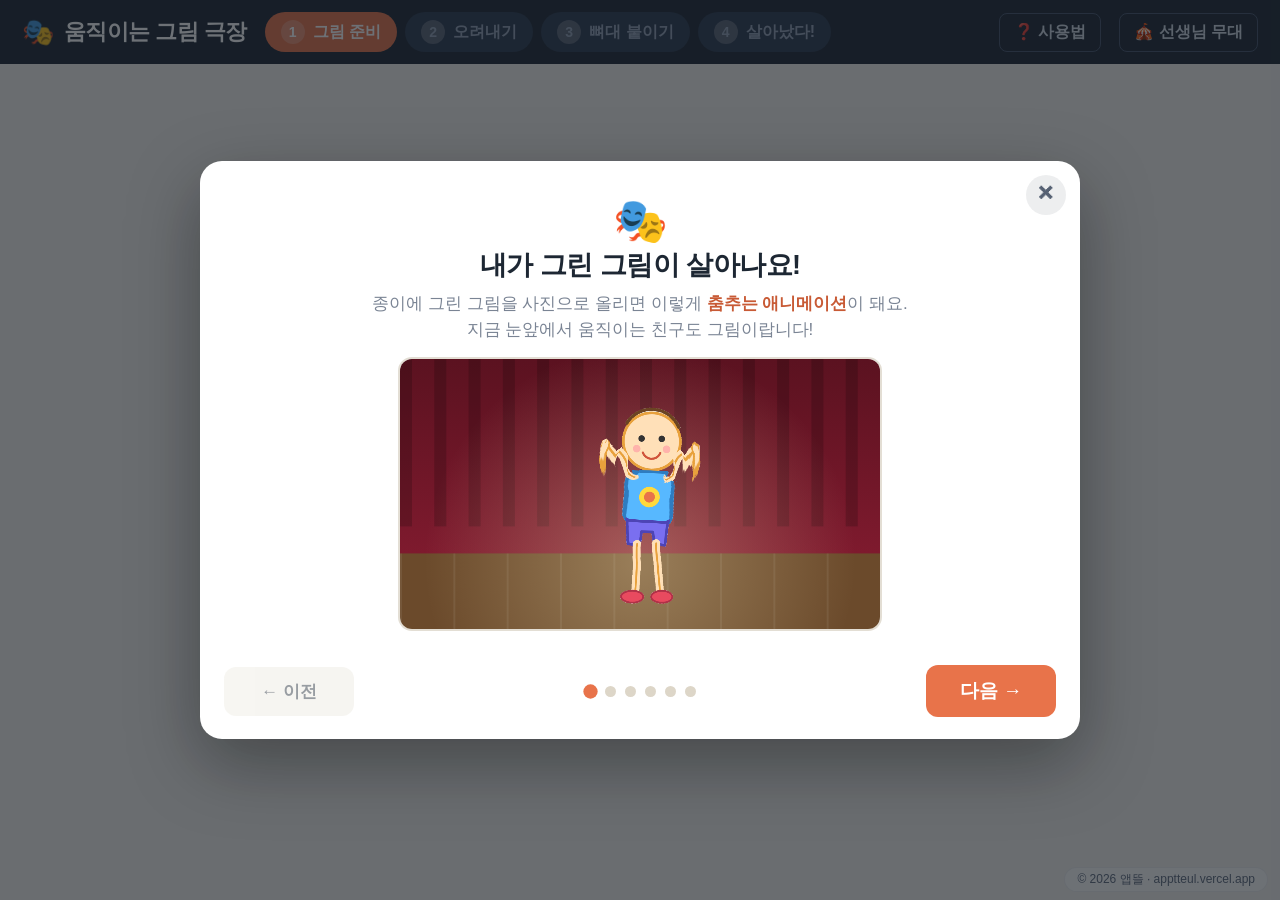
<file: index.html>
<!DOCTYPE html>
<html lang="ko">
<head>
<meta charset="UTF-8">
<meta name="viewport" content="width=device-width, initial-scale=1.0">
<title>움직이는 그림 극장 — 내가 그린 그림이 춤을 춰요</title>
<meta name="description" content="종이에 그린 그림을 사진으로 찍어 올리면 춤추는 애니메이션이 됩니다. 서버 없이 브라우저 안에서만 동작해요.">
<meta property="og:title" content="움직이는 그림 극장">
<meta property="og:description" content="내가 그린 그림이 살아나서 춤을 춰요! 사진 올리고, 뼈대 붙이고, 재생!">
<meta property="og:image" content="https://moving-drawings.vercel.app/assets/og.png">
<meta property="og:url" content="https://moving-drawings.vercel.app/">
<meta property="og:type" content="website">
<link rel="icon" href="assets/favicon.ico" sizes="any">
<link rel="icon" href="assets/favicon.svg" type="image/svg+xml">
<link rel="apple-touch-icon" href="assets/apple-touch-icon.png">
<link rel="stylesheet" href="styles.css">
</head>
<body>
<header>
  <div class="logo"><span class="mark">🎭</span>움직이는 그림 극장</div>
  <div class="steps" id="steps">
    <div class="step-chip" data-step="1"><span class="n">1</span>그림 준비</div>
    <div class="step-chip" data-step="2"><span class="n">2</span>오려내기</div>
    <div class="step-chip" data-step="3"><span class="n">3</span>뼈대 붙이기</div>
    <div class="step-chip" data-step="4"><span class="n">4</span>살아났다!</div>
  </div>
  <div class="spacer"></div>
  <a class="navlink" href="#" id="btnTut">❓ 사용법</a>
  <a class="navlink" href="stage.html" target="_blank" rel="noopener">🎪 선생님 무대</a>
</header>

<main>
  <!-- 1단계: 그림 준비 -->
  <section class="panel on" id="panel1">
    <div class="start-wrap">
      <div class="start-title">내가 그린 그림이 살아나서 움직여요!</div>
      <div class="start-sub">흰 종이에 팔과 다리를 벌린 사람을 크게 그리고,<br>사진을 찍어 올려 보세요.</div>
      <div class="start-cards">
        <button class="big-card" id="btnUpload">
          <span class="icon">📷</span>
          <span class="t">그림 사진 올리기</span>
          <span class="d">종이에 그린 그림을 찍은<br>사진 파일을 골라요</span>
        </button>
        <button class="big-card" id="btnSample">
          <span class="icon">🖍️</span>
          <span class="t">예시 그림으로 해보기</span>
          <span class="d">아직 그림이 없다면<br>예시로 먼저 연습해요</span>
        </button>
      </div>
      <div class="tips">
        <div class="tip">✔ 흰 종이에 진하게</div>
        <div class="tip">✔ 팔다리를 몸에서 떨어뜨려서</div>
        <div class="tip">✔ 그림자 없이 밝게 찍기</div>
      </div>
      <input type="file" id="fileInput" accept="image/*" hidden>
    </div>
  </section>

  <!-- 2단계: 오려내기 -->
  <section class="panel" id="panel2">
    <div class="canvas-zone checker">
      <canvas id="cutCanvas"></canvas>
    </div>
    <div class="side">
      <div class="box">
        <h3>✂️ 그림만 남기기</h3>
        <p class="hint">종이 배경은 자동으로 지웠어요.<br>잘못 지워졌으면 브러시로 고쳐요.</p>
      </div>
      <div class="box">
        <h3>배경 지우는 세기</h3>
        <div class="slider-row">약한<input type="range" id="thrSlider" min="140" max="245" value="200">강함</div>
      </div>
      <div class="box">
        <h3>브러시로 손질</h3>
        <div class="mode-row">
          <button class="btn" id="modeErase">🧽 지우기</button>
          <button class="btn" id="modeRestore">🖌️ 살리기</button>
        </div>
        <div class="slider-row" style="margin-top:10px">작게<input type="range" id="brushSize" min="6" max="60" value="24">크게</div>
      </div>
      <div class="next-row">
        <button class="btn primary block" id="toStep3">다음: 뼈대 붙이기 →</button>
        <button class="btn ghost block btn-prev">← 이전 단계</button>
        <div class="enter-hint">Enter 키를 눌러도 넘어가요</div>
      </div>
    </div>
  </section>

  <!-- 3단계: 뼈대 붙이기 -->
  <section class="panel" id="panel3">
    <div class="canvas-zone checker">
      <div class="canvas-stack" id="jointStack">
        <canvas id="jointBase"></canvas>
        <canvas id="jointOverlay"></canvas>
      </div>
    </div>
    <div class="side">
      <div class="box">
        <h3>🦴 뼈대 붙이기</h3>
        <p class="hint">동그란 점을 <b>끌어서</b> 그림의 몸에 맞춰요.<br>점을 잡으면 <b>어디에 붙이는 점인지 이름</b>이 보여요.<br>머리 끝·어깨·팔꿈치·손·골반·무릎·발 순서로 맞추면 쉬워요.</p>
      </div>
      <div class="box">
        <h3>점 색깔 안내</h3>
        <div class="joint-legend">
          <span style="background:#ffe1d6">🟠 몸통·머리</span>
          <span style="background:#d6e9ff">🔵 팔</span>
          <span style="background:#d9f2e0">🟢 다리</span>
        </div>
      </div>
      <button class="btn block" id="resetJoints">↺ 점 위치 처음으로</button>
      <div class="next-row">
        <button class="btn primary block" id="toStep4">다음: 움직이기! →</button>
        <button class="btn ghost block btn-prev">← 이전 단계</button>
        <div class="enter-hint">Enter 키를 눌러도 넘어가요</div>
      </div>
    </div>
  </section>

  <!-- 4단계: 살아났다 -->
  <section class="panel" id="panel4">
    <div class="canvas-zone" style="background:#111">
      <canvas id="playCanvas" width="960" height="540"></canvas>
    </div>
    <div class="side">
      <div class="box">
        <h3>🎬 동작 고르기</h3>
        <div class="motion-grid" id="motionGrid"></div>
      </div>
      <div class="box">
        <h3>배경</h3>
        <div class="bg-row" id="bgRow"></div>
      </div>
      <div class="box">
        <h3>내 별명 (실명 금지!)</h3>
        <input class="name-input" id="nameInput" maxlength="10" placeholder="예: 춤신춤왕">
      </div>
      <div class="next-row">
        <button class="btn primary block" id="saveChar">🎪 무대용 캐릭터 파일 저장</button>
        <button class="btn block" id="saveGif">🖼️ GIF로 저장</button>
        <button class="btn block" id="saveWebm">🎥 동영상으로 저장</button>
        <button class="btn ghost block btn-prev">← 뼈대 다시 만지기</button>
        <button class="btn ghost block" id="restart">↺ 새 그림으로 다시</button>
      </div>
    </div>
  </section>
</main>

<a class="copyright" href="https://apptteul.vercel.app" target="_blank" rel="noopener">© 2026 앱뜰 · apptteul.vercel.app</a>
<div id="toast"></div>
<div id="busy"><div class="card"><div id="busyMsg">만드는 중...</div><div class="bar"><i id="busyBar"></i></div></div></div>

<!-- 사용법 튜토리얼 모달 -->
<div id="tutModal">
  <div class="tut-box">
    <button class="tut-close" id="tutClose">✕</button>
    <div class="tut-viewport">
      <div class="tut-track" id="tutTrack">

        <div class="tut-slide">
          <div class="tut-emoji">🎭</div>
          <h3>내가 그린 그림이 살아나요!</h3>
          <p class="t-desc">종이에 그린 그림을 사진으로 올리면 이렇게 <b>춤추는 애니메이션</b>이 돼요.<br>지금 눈앞에서 움직이는 친구도 그림이랍니다!</p>
          <div class="t-demo-wrap"><canvas id="tutDemo" width="480" height="270"></canvas></div>
        </div>

        <div class="tut-slide">
          <span class="t-step">준비</span>
          <h3>✏️ 그림은 만세 자세로!</h3>
          <p class="t-desc">흰 종이에 <b>진한 색으로 크게</b>, 팔과 다리는 <b>몸에서 떨어뜨려</b> 벌려 그려요.<br>사진은 그림자 없이 밝게 찍어요.</p>
          <img class="t-shot" src="docs/사용법/00-예시그림-이렇게그려요.png" alt="만세 자세로 그린 예시 그림">
        </div>

        <div class="tut-slide">
          <span class="t-step">1단계</span>
          <h3>📷 사진을 올리면 배경이 사라져요</h3>
          <p class="t-desc">종이 배경은 자동으로 지워져요. 체크무늬가 된 곳이 지워진 부분!<br>그림이 같이 지워졌으면 <b>🖌️ 살리기</b>, 배경이 남았으면 <b>🧽 지우기</b> 브러시로 고쳐요.</p>
          <img class="t-shot" src="docs/사용법/02-배경-자동제거.jpg" alt="배경 자동 제거 화면">
        </div>

        <div class="tut-slide">
          <span class="t-step">2단계</span>
          <h3>🦴 점을 끌어서 뼈대를 붙여요</h3>
          <p class="t-desc">동그란 점 16개를 그림의 몸에 맞춰요. <b>머리 끝→어깨→팔꿈치→손→무릎→발</b> 순서로!<br>손 점은 손바닥 위에, 발 점은 신발 위에 정확히 놓을수록 예쁘게 움직여요.</p>
          <img class="t-shot" src="docs/사용법/03-뼈대-붙이기.jpg" alt="뼈대 붙이기 화면">
        </div>

        <div class="tut-slide">
          <span class="t-step">3단계</span>
          <h3>🎬 동작을 골라 춤추게 해요</h3>
          <p class="t-desc">9가지 동작과 6가지 배경을 바꿔 가며 놀아요.<br><b>🎪 무대용 캐릭터 파일</b>로 저장해 선생님께 내면 우리 반 무대에 올라가요! (별명만, 실명 금지)</p>
          <img class="t-shot" src="docs/사용법/04-완성-춤추기1.jpg" alt="완성된 캐릭터가 춤추는 화면">
        </div>

        <div class="tut-slide">
          <span class="t-step">선생님</span>
          <h3>🎪 우리 반 단체 무대</h3>
          <p class="t-desc">학생들이 낸 캐릭터 파일을 <b>선생님 무대</b>에 한꺼번에 드래그하면<br>전자칠판에서 다 같이 군무를 춰요. 캐릭터를 클릭하면 그 친구만 동작이 바뀌어요.</p>
          <img class="t-shot" src="docs/사용법/06-선생님무대-단체군무.jpg" alt="선생님 무대 단체 군무 화면">
        </div>

      </div>
    </div>
    <div class="tut-nav">
      <button class="btn" id="tutPrev">← 이전</button>
      <div class="tut-dots" id="tutDots"></div>
      <button class="btn primary" id="tutNext">다음 →</button>
    </div>
  </div>
</div>

<script src="js/gif.js"></script>
<script src="js/engine.js"></script>
<script src="js/motions.js"></script>
<script src="js/cutout.js"></script>
<script src="js/app.js"></script>
<script src="js/tutorial.js"></script>
</body>
</html>
</file>
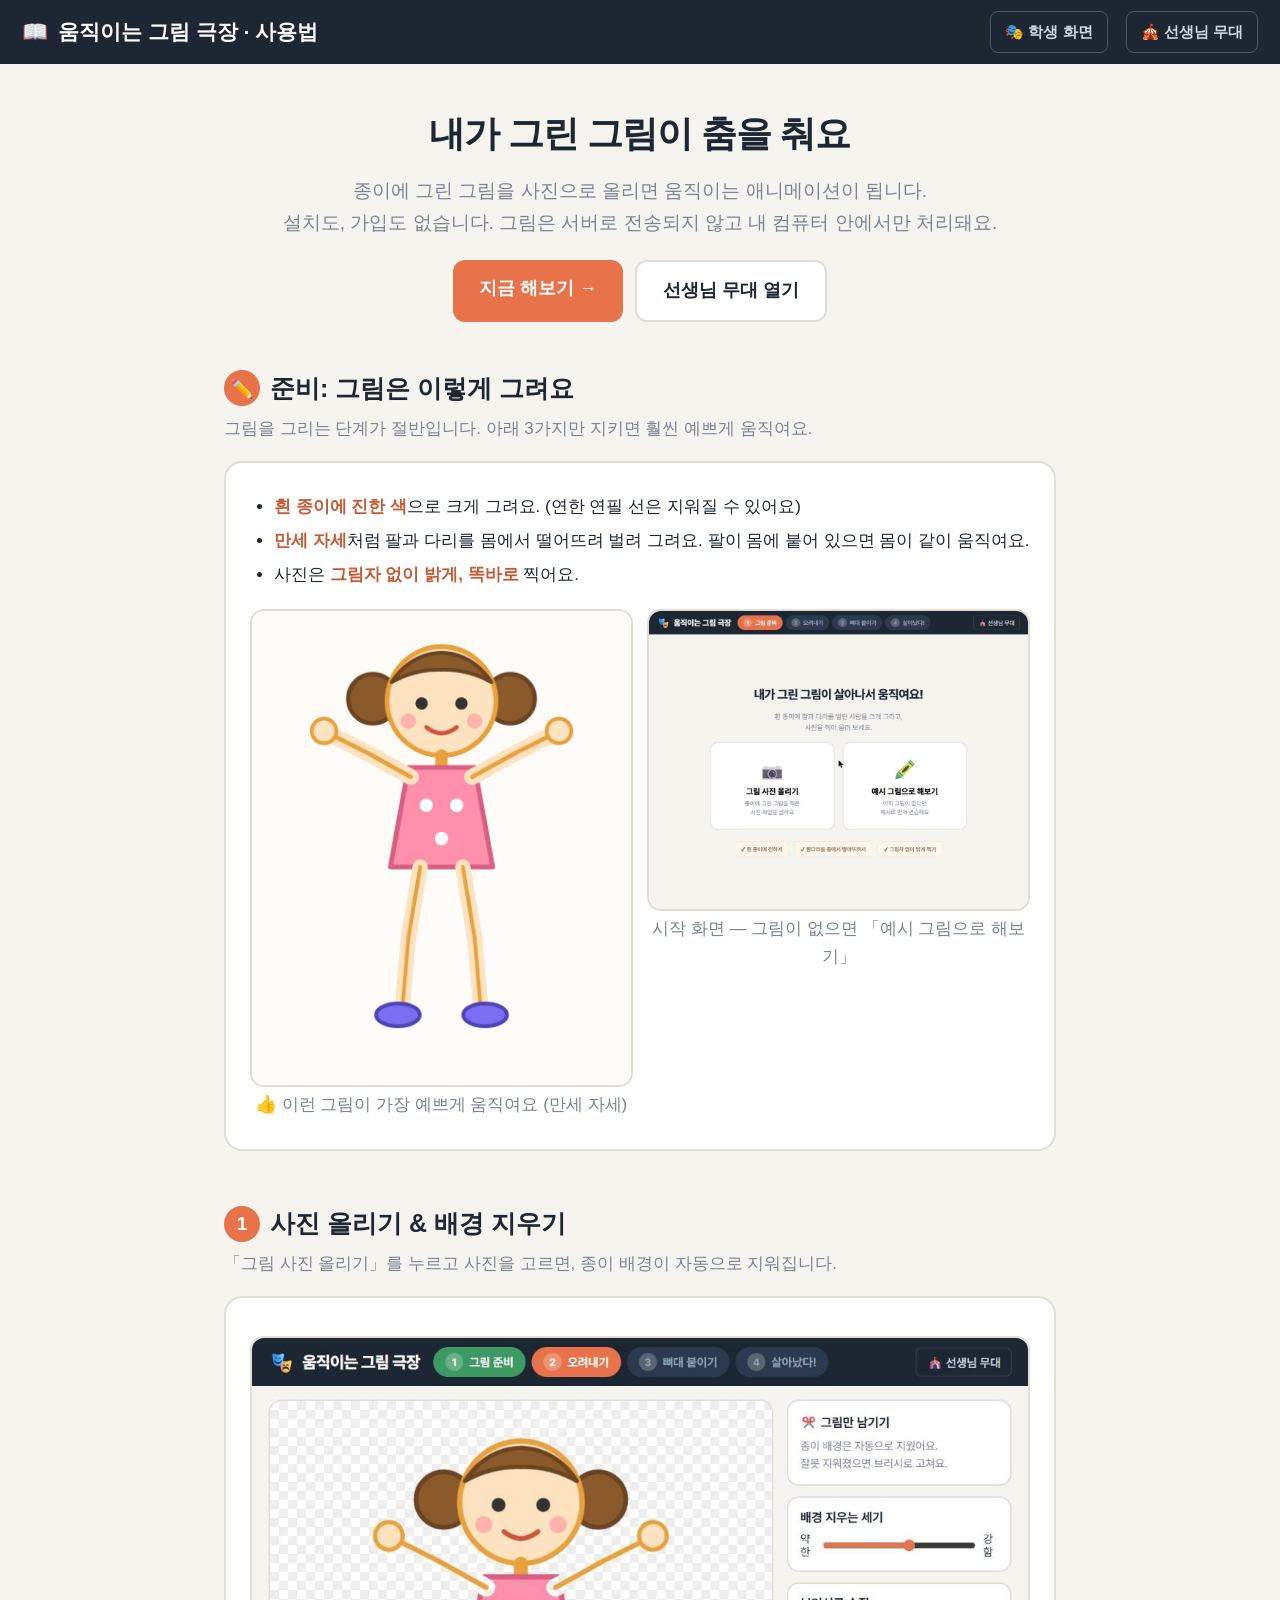
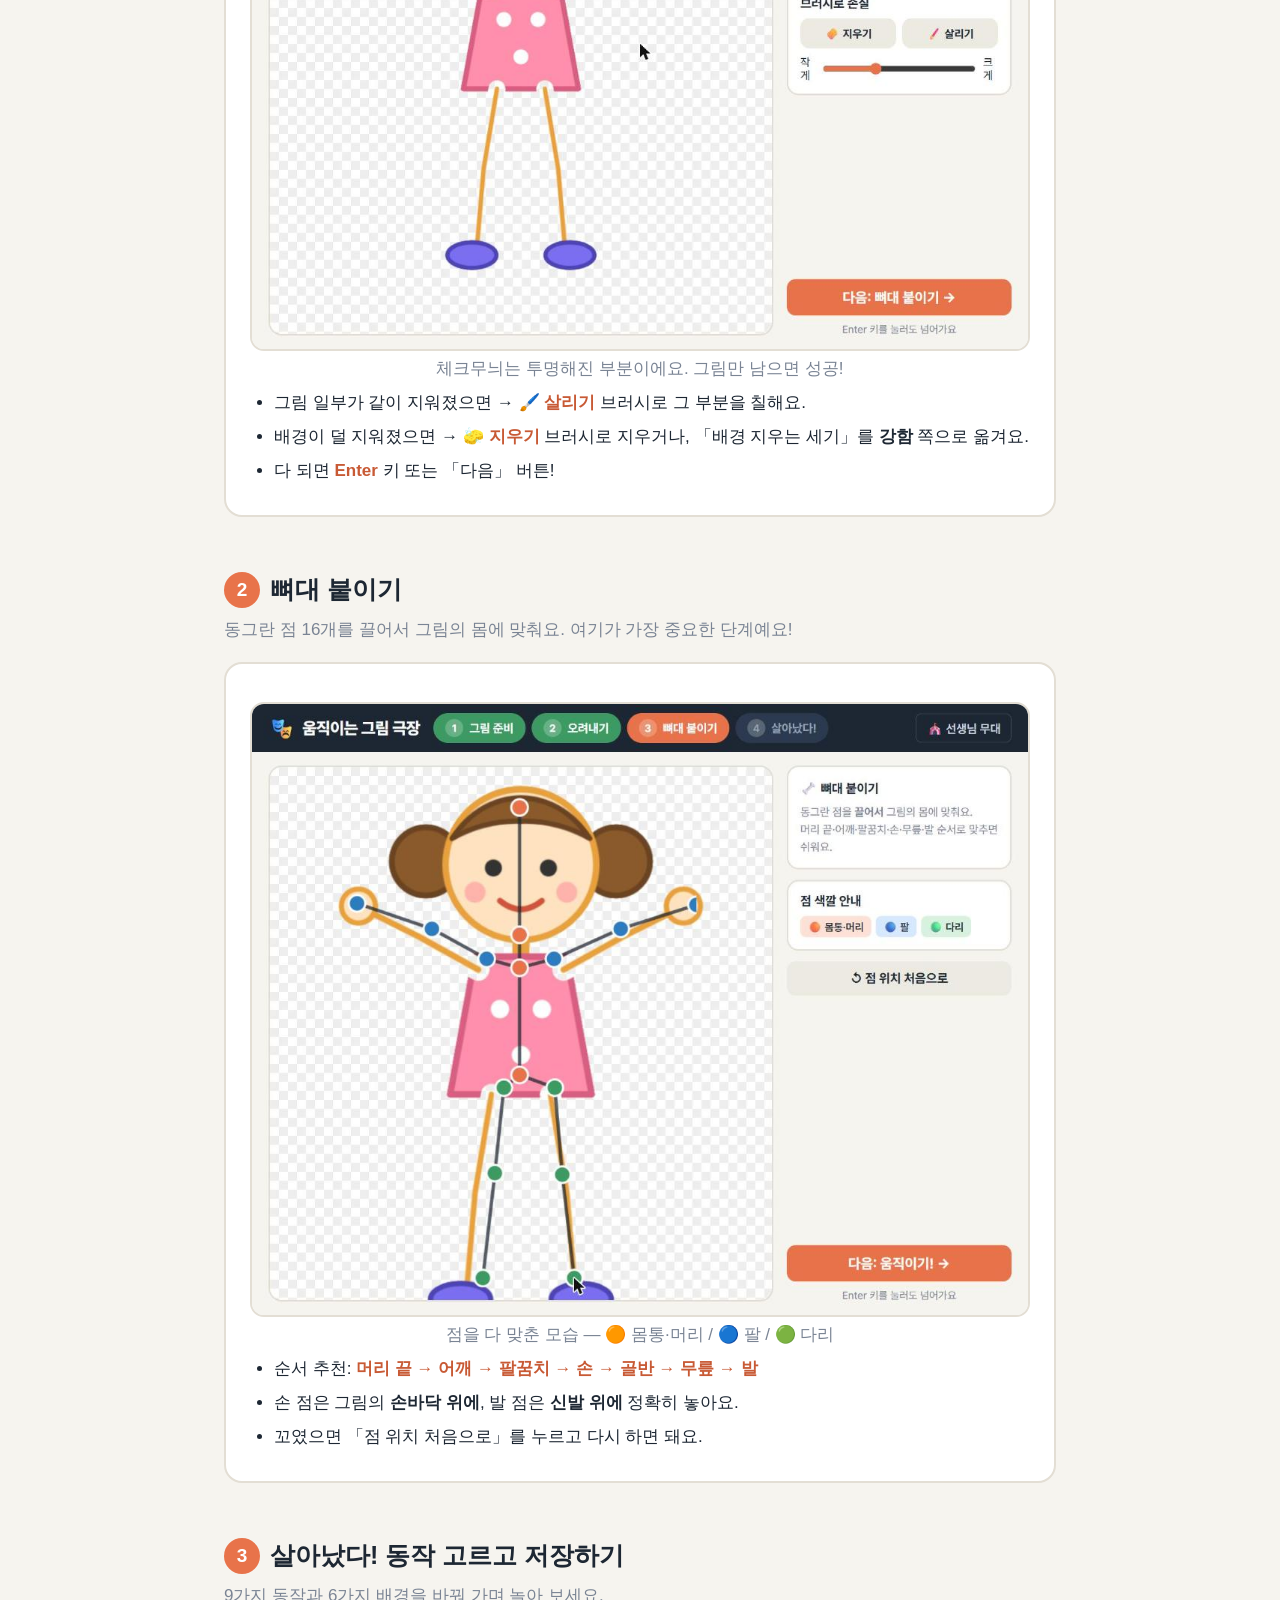
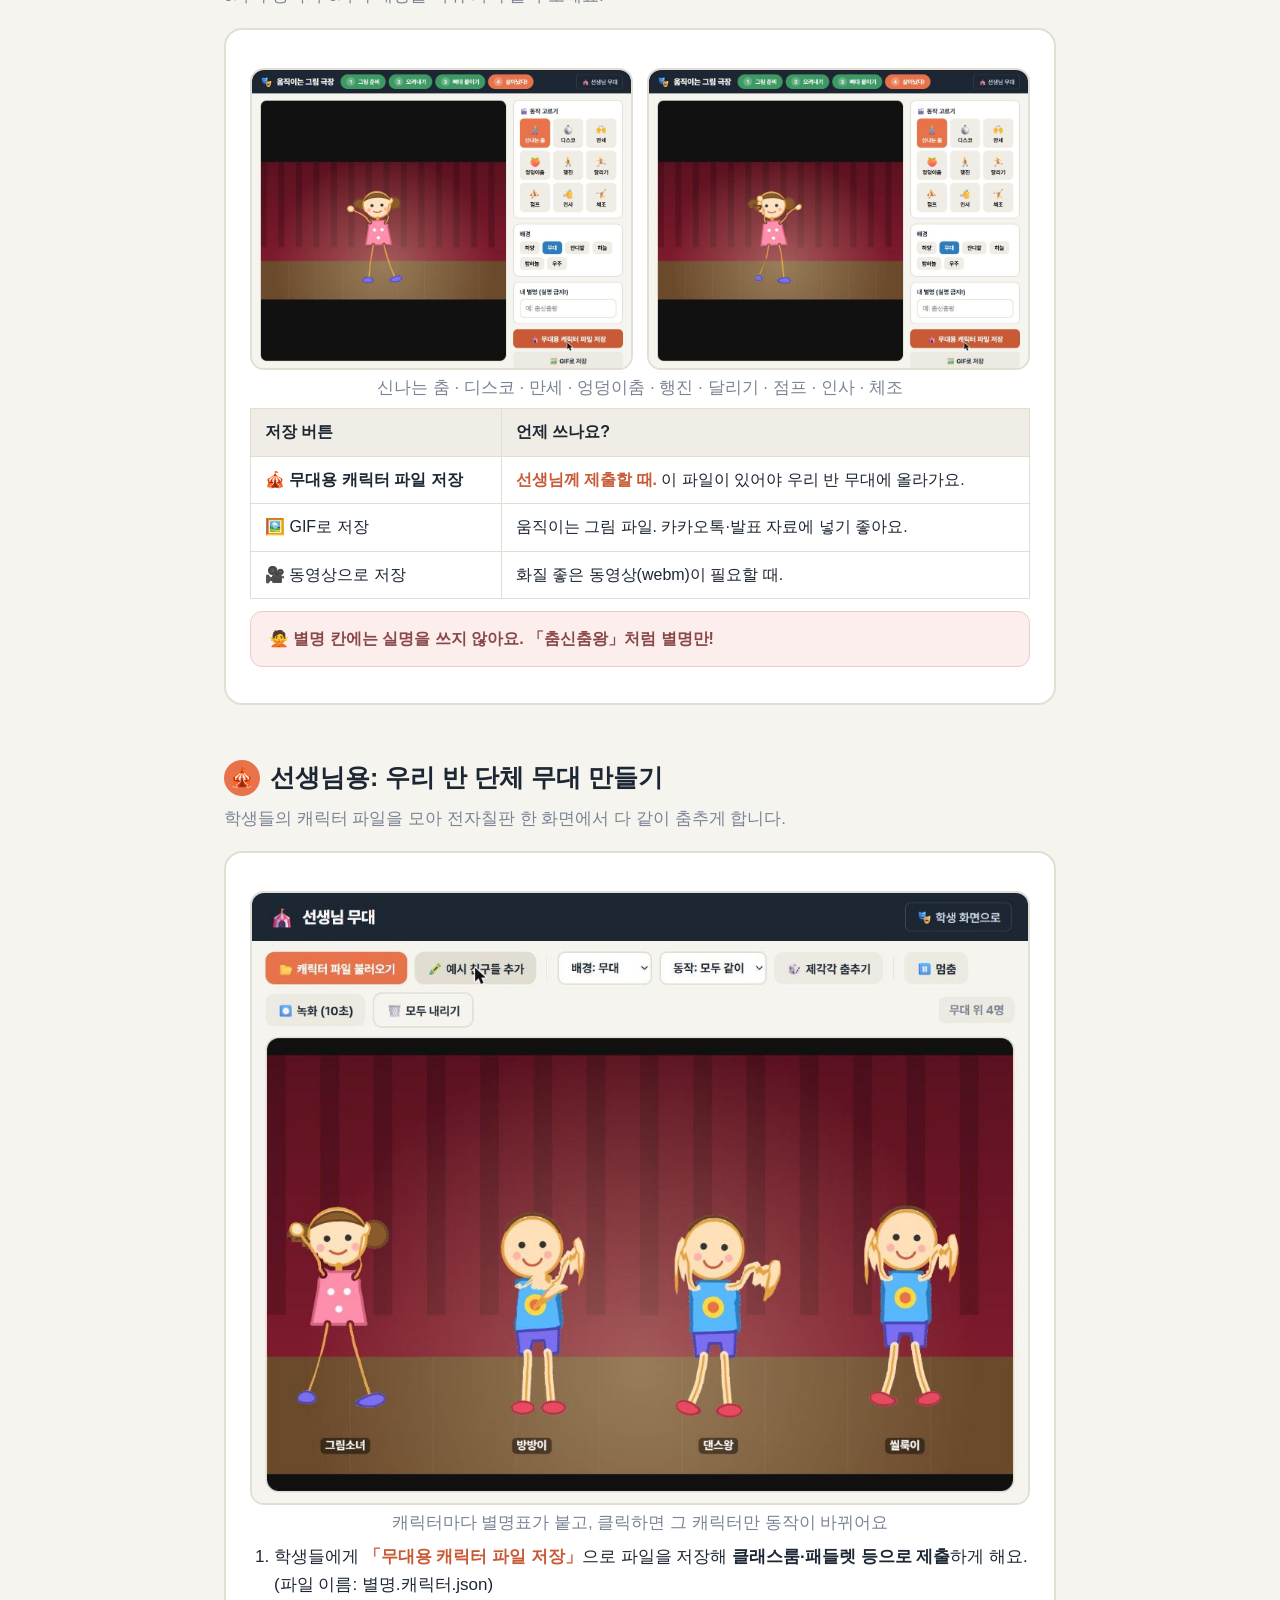
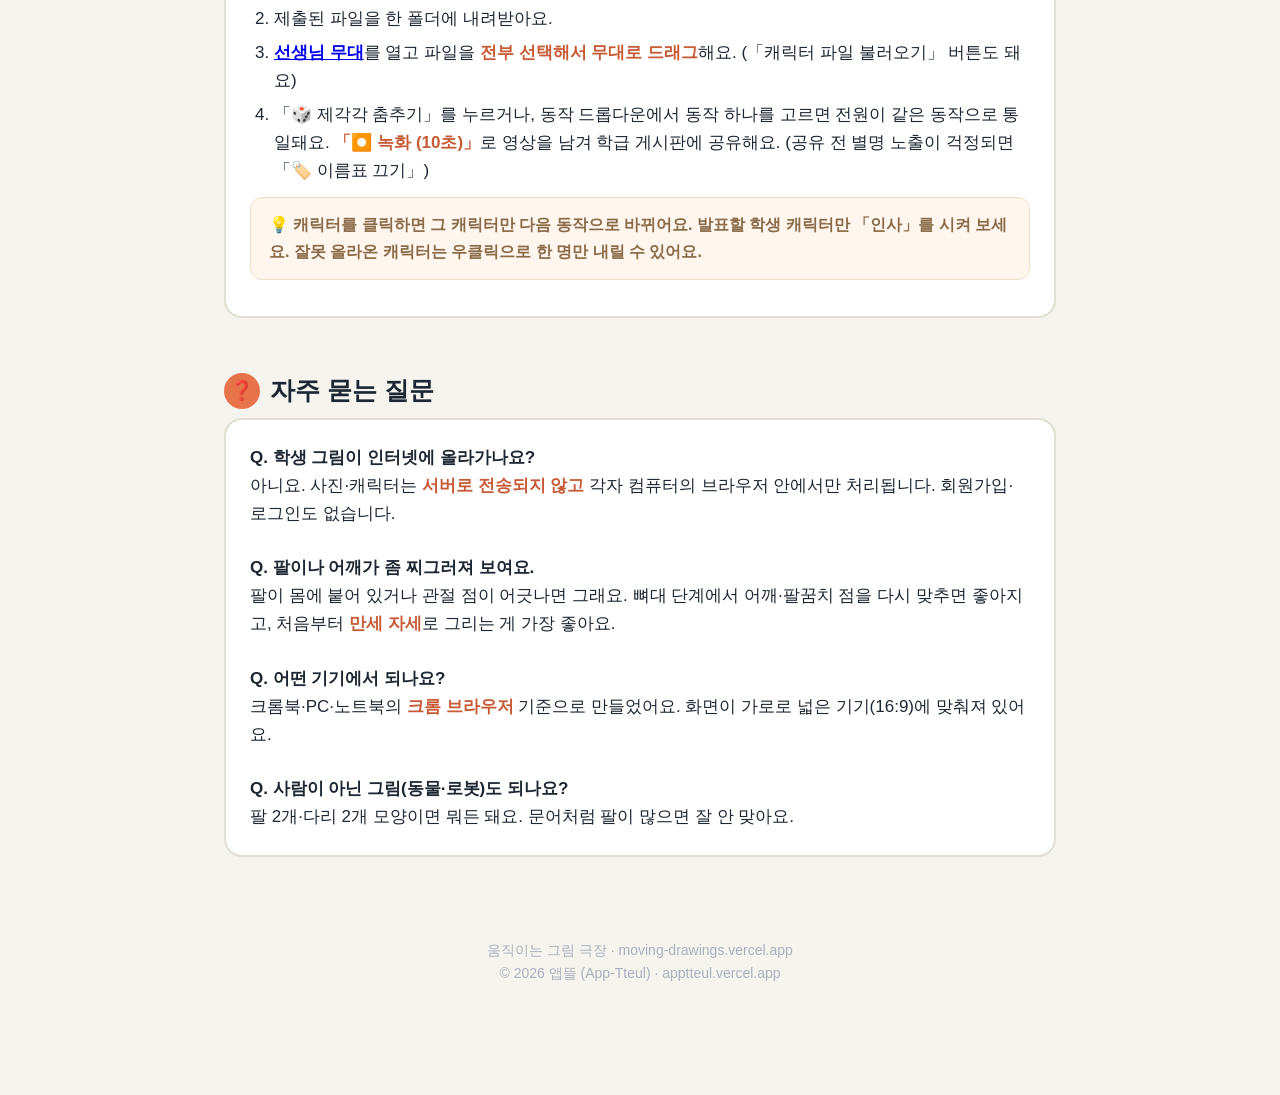
<file: guide.html>
<!DOCTYPE html>
<html lang="ko">
<head>
<meta charset="UTF-8">
<meta name="viewport" content="width=device-width, initial-scale=1.0">
<title>사용법 — 움직이는 그림 극장</title>
<meta name="description" content="움직이는 그림 극장 사용법: 그림 그리기 → 사진 올리기 → 뼈대 붙이기 → 춤추기 → 선생님 무대 군무까지.">
<meta property="og:title" content="움직이는 그림 극장 — 사용법">
<meta property="og:description" content="내가 그린 그림을 춤추게 만드는 방법, 한 장씩 따라해 보세요.">
<meta property="og:image" content="https://moving-drawings.vercel.app/assets/og.png">
<meta property="og:url" content="https://moving-drawings.vercel.app/guide.html">
<meta property="og:type" content="website">
<link rel="icon" href="assets/favicon.ico" sizes="any">
<link rel="icon" href="assets/favicon.svg" type="image/svg+xml">
<link rel="apple-touch-icon" href="assets/apple-touch-icon.png">
<style>
  * { margin: 0; padding: 0; box-sizing: border-box; }
  body {
    font-family: "Pretendard", "Apple SD Gothic Neo", "Malgun Gothic", sans-serif;
    background: #f6f4ef; color: #1d2733; line-height: 1.65;
  }
  header {
    height: 64px; display: flex; align-items: center; gap: 18px;
    padding: 0 22px; background: #1d2733; color: #fff;
    position: sticky; top: 0; z-index: 10;
  }
  header .logo { font-size: 21px; font-weight: 800; display: flex; align-items: center; gap: 10px; }
  header .spacer { flex: 1; }
  header a.navlink {
    color: #cfd8e3; text-decoration: none; font-size: 15px; font-weight: 600;
    padding: 8px 14px; border-radius: 8px; border: 1px solid #46536b;
  }
  header a.navlink:hover { background: #2c3a4f; color: #fff; }
  .wrap { max-width: 880px; margin: 0 auto; padding: 40px 24px 80px; }
  .hero { text-align: center; margin-bottom: 46px; }
  .hero h1 { font-size: 36px; font-weight: 800; letter-spacing: -1px; margin-bottom: 12px; }
  .hero p { font-size: 19px; color: #7a8494; }
  .hero .cta {
    display: inline-flex; gap: 12px; margin-top: 22px;
  }
  .hero .cta a {
    display: inline-block; padding: 14px 26px; border-radius: 12px;
    font-size: 18px; font-weight: 700; text-decoration: none;
  }
  .hero .cta a.main { background: #e8734a; color: #fff; }
  .hero .cta a.sub { background: #fff; color: #1d2733; border: 2px solid #e3ded4; }

  section { margin-bottom: 52px; }
  h2 {
    font-size: 25px; font-weight: 800; margin-bottom: 6px;
    display: flex; align-items: center; gap: 10px;
  }
  h2 .badge {
    flex-shrink: 0; width: 36px; height: 36px; border-radius: 50%;
    background: #e8734a; color: #fff; font-size: 19px;
    display: inline-flex; align-items: center; justify-content: center;
  }
  .sub-desc { font-size: 17px; color: #7a8494; margin-bottom: 18px; }
  .card {
    background: #fff; border: 2px solid #e3ded4; border-radius: 18px;
    padding: 24px; margin-bottom: 16px;
  }
  .card p, .card li { font-size: 17px; }
  .card ul, .card ol { padding-left: 24px; }
  .card li { margin: 6px 0; }
  .shot {
    width: 100%; border-radius: 14px; border: 2px solid #e3ded4;
    display: block; margin: 14px 0 4px;
  }
  .caption { font-size: 15px; color: #7a8494; text-align: center; margin-bottom: 6px; }
  .two { display: grid; grid-template-columns: 1fr 1fr; gap: 14px; }
  @media (max-width: 640px) { .two { grid-template-columns: 1fr; } }
  .tip {
    background: #fff7ee; border: 1px solid #f0ddc8; color: #8a6a48;
    padding: 14px 18px; border-radius: 12px; font-size: 16px; font-weight: 600;
    margin: 12px 0;
  }
  .warn {
    background: #fdeeee; border: 1px solid #f0c8c8; color: #8a4848;
    padding: 14px 18px; border-radius: 12px; font-size: 16px; font-weight: 600;
    margin: 12px 0;
  }
  b.k { color: #c85a35; }
  table { width: 100%; border-collapse: collapse; font-size: 16px; }
  th, td { border: 1px solid #e3ded4; padding: 10px 14px; text-align: left; }
  th { background: #f0ede6; }
  footer { text-align: center; color: #a8b0bc; font-size: 14px; padding: 30px 0; }
</style>
</head>
<body>
<header>
  <div class="logo"><span>📖</span>움직이는 그림 극장 · 사용법</div>
  <div class="spacer"></div>
  <a class="navlink" href="index.html">🎭 학생 화면</a>
  <a class="navlink" href="stage.html">🎪 선생님 무대</a>
</header>

<div class="wrap">
  <div class="hero">
    <h1>내가 그린 그림이 춤을 춰요</h1>
    <p>종이에 그린 그림을 사진으로 올리면 움직이는 애니메이션이 됩니다.<br>
    설치도, 가입도 없습니다. 그림은 서버로 전송되지 않고 내 컴퓨터 안에서만 처리돼요.</p>
    <div class="cta">
      <a class="main" href="index.html">지금 해보기 →</a>
      <a class="sub" href="stage.html">선생님 무대 열기</a>
    </div>
  </div>

  <section>
    <h2><span class="badge">✏️</span>준비: 그림은 이렇게 그려요</h2>
    <p class="sub-desc">그림을 그리는 단계가 절반입니다. 아래 3가지만 지키면 훨씬 예쁘게 움직여요.</p>
    <div class="card">
      <ul>
        <li><b class="k">흰 종이에 진한 색</b>으로 크게 그려요. (연한 연필 선은 지워질 수 있어요)</li>
        <li><b class="k">만세 자세</b>처럼 팔과 다리를 몸에서 떨어뜨려 벌려 그려요. 팔이 몸에 붙어 있으면 몸이 같이 움직여요.</li>
        <li>사진은 <b class="k">그림자 없이 밝게, 똑바로</b> 찍어요.</li>
      </ul>
      <div class="two">
        <div>
          <img class="shot" src="docs/사용법/00-예시그림-이렇게그려요.png" alt="추천 그림 예시 — 만세 자세로 팔다리를 벌린 그림">
          <p class="caption">👍 이런 그림이 가장 예쁘게 움직여요 (만세 자세)</p>
        </div>
        <div>
          <img class="shot" src="docs/사용법/01-시작화면.jpg" alt="시작 화면">
          <p class="caption">시작 화면 — 그림이 없으면 「예시 그림으로 해보기」</p>
        </div>
      </div>
    </div>
  </section>

  <section>
    <h2><span class="badge">1</span>사진 올리기 &amp; 배경 지우기</h2>
    <p class="sub-desc">「그림 사진 올리기」를 누르고 사진을 고르면, 종이 배경이 자동으로 지워집니다.</p>
    <div class="card">
      <img class="shot" src="docs/사용법/02-배경-자동제거.jpg" alt="배경이 자동으로 제거된 화면">
      <p class="caption">체크무늬는 투명해진 부분이에요. 그림만 남으면 성공!</p>
      <ul>
        <li>그림 일부가 같이 지워졌으면 → <b class="k">🖌️ 살리기</b> 브러시로 그 부분을 칠해요.</li>
        <li>배경이 덜 지워졌으면 → <b class="k">🧽 지우기</b> 브러시로 지우거나, 「배경 지우는 세기」를 <b>강함</b> 쪽으로 옮겨요.</li>
        <li>다 되면 <b class="k">Enter</b> 키 또는 「다음」 버튼!</li>
      </ul>
    </div>
  </section>

  <section>
    <h2><span class="badge">2</span>뼈대 붙이기</h2>
    <p class="sub-desc">동그란 점 16개를 끌어서 그림의 몸에 맞춰요. 여기가 가장 중요한 단계예요!</p>
    <div class="card">
      <img class="shot" src="docs/사용법/03-뼈대-붙이기.jpg" alt="관절 점을 그림에 맞게 배치한 화면">
      <p class="caption">점을 다 맞춘 모습 — 🟠 몸통·머리 / 🔵 팔 / 🟢 다리</p>
      <ul>
        <li>순서 추천: <b class="k">머리 끝 → 어깨 → 팔꿈치 → 손 → 골반 → 무릎 → 발</b></li>
        <li>손 점은 그림의 <b>손바닥 위에</b>, 발 점은 <b>신발 위에</b> 정확히 놓아요.</li>
        <li>꼬였으면 「점 위치 처음으로」를 누르고 다시 하면 돼요.</li>
      </ul>
    </div>
  </section>

  <section>
    <h2><span class="badge">3</span>살아났다! 동작 고르고 저장하기</h2>
    <p class="sub-desc">9가지 동작과 6가지 배경을 바꿔 가며 놀아 보세요.</p>
    <div class="card">
      <div class="two">
        <div>
          <img class="shot" src="docs/사용법/04-완성-춤추기1.jpg" alt="완성된 캐릭터가 춤추는 화면 1">
        </div>
        <div>
          <img class="shot" src="docs/사용법/05-완성-춤추기2.jpg" alt="완성된 캐릭터가 춤추는 화면 2">
        </div>
      </div>
      <p class="caption">신나는 춤 · 디스코 · 만세 · 엉덩이춤 · 행진 · 달리기 · 점프 · 인사 · 체조</p>
      <table>
        <tr><th>저장 버튼</th><th>언제 쓰나요?</th></tr>
        <tr><td>🎪 <b>무대용 캐릭터 파일 저장</b></td><td><b class="k">선생님께 제출할 때.</b> 이 파일이 있어야 우리 반 무대에 올라가요.</td></tr>
        <tr><td>🖼️ GIF로 저장</td><td>움직이는 그림 파일. 카카오톡·발표 자료에 넣기 좋아요.</td></tr>
        <tr><td>🎥 동영상으로 저장</td><td>화질 좋은 동영상(webm)이 필요할 때.</td></tr>
      </table>
      <div class="warn">🙅 별명 칸에는 <b>실명을 쓰지 않아요.</b> 「춤신춤왕」처럼 별명만!</div>
    </div>
  </section>

  <section>
    <h2><span class="badge">🎪</span>선생님용: 우리 반 단체 무대 만들기</h2>
    <p class="sub-desc">학생들의 캐릭터 파일을 모아 전자칠판 한 화면에서 다 같이 춤추게 합니다.</p>
    <div class="card">
      <img class="shot" src="docs/사용법/06-선생님무대-단체군무.jpg" alt="선생님 무대에서 여러 캐릭터가 함께 춤추는 화면">
      <p class="caption">캐릭터마다 별명표가 붙고, 클릭하면 그 캐릭터만 동작이 바뀌어요</p>
      <ol>
        <li>학생들에게 <b class="k">「무대용 캐릭터 파일 저장」</b>으로 파일을 저장해 <b>클래스룸·패들렛 등으로 제출</b>하게 해요. (파일 이름: 별명.캐릭터.json)</li>
        <li>제출된 파일을 한 폴더에 내려받아요.</li>
        <li><a href="stage.html"><b>선생님 무대</b></a>를 열고 파일을 <b class="k">전부 선택해서 무대로 드래그</b>해요. (「캐릭터 파일 불러오기」 버튼도 돼요)</li>
        <li>「🎲 제각각 춤추기」를 누르거나, 동작 드롭다운에서 동작 하나를 고르면 전원이 같은 동작으로 통일돼요. <b class="k">「⏺️ 녹화 (10초)」</b>로 영상을 남겨 학급 게시판에 공유해요. (공유 전 별명 노출이 걱정되면 「🏷️ 이름표 끄기」)</li>
      </ol>
      <div class="tip">💡 캐릭터를 <b>클릭</b>하면 그 캐릭터만 다음 동작으로 바뀌어요. 발표할 학생 캐릭터만 「인사」를 시켜 보세요. 잘못 올라온 캐릭터는 <b>우클릭</b>으로 한 명만 내릴 수 있어요.</div>
    </div>
  </section>

  <section>
    <h2><span class="badge">❓</span>자주 묻는 질문</h2>
    <div class="card">
      <p><b>Q. 학생 그림이 인터넷에 올라가나요?</b><br>
      아니요. 사진·캐릭터는 <b class="k">서버로 전송되지 않고</b> 각자 컴퓨터의 브라우저 안에서만 처리됩니다. 회원가입·로그인도 없습니다.</p>
      <br>
      <p><b>Q. 팔이나 어깨가 좀 찌그러져 보여요.</b><br>
      팔이 몸에 붙어 있거나 관절 점이 어긋나면 그래요. 뼈대 단계에서 어깨·팔꿈치 점을 다시 맞추면 좋아지고, 처음부터 <b class="k">만세 자세</b>로 그리는 게 가장 좋아요.</p>
      <br>
      <p><b>Q. 어떤 기기에서 되나요?</b><br>
      크롬북·PC·노트북의 <b class="k">크롬 브라우저</b> 기준으로 만들었어요. 화면이 가로로 넓은 기기(16:9)에 맞춰져 있어요.</p>
      <br>
      <p><b>Q. 사람이 아닌 그림(동물·로봇)도 되나요?</b><br>
      팔 2개·다리 2개 모양이면 뭐든 돼요. 문어처럼 팔이 많으면 잘 안 맞아요.</p>
    </div>
  </section>

  <footer>움직이는 그림 극장 · moving-drawings.vercel.app<br>© 2026 앱뜰 (App-Tteul) · apptteul.vercel.app</footer>
</div>
</body>
</html>
</file>
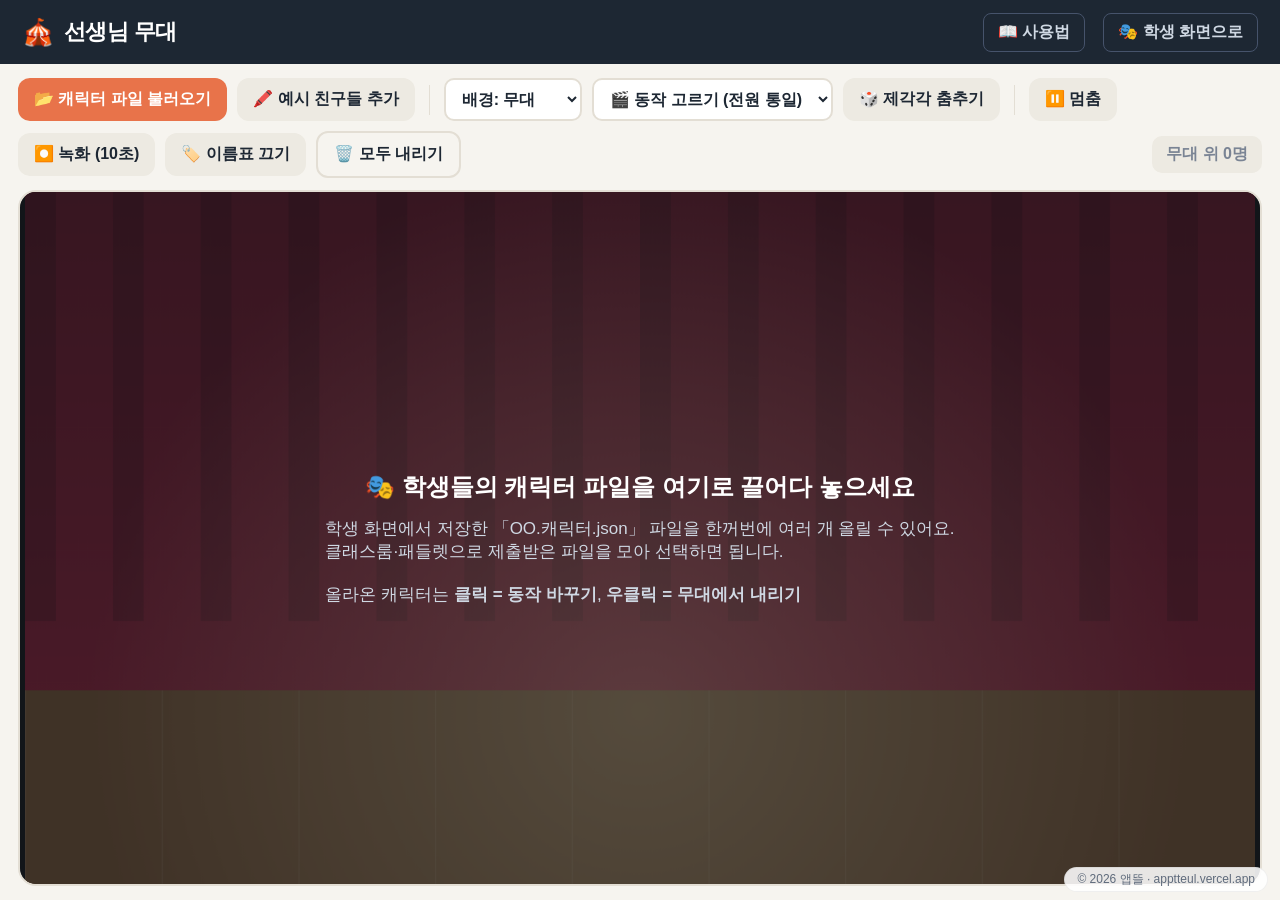
<file: stage.html>
<!DOCTYPE html>
<html lang="ko">
<head>
<meta charset="UTF-8">
<meta name="viewport" content="width=device-width, initial-scale=1.0">
<title>선생님 무대 — 움직이는 그림 극장</title>
<meta name="description" content="학생들이 저장한 캐릭터 파일을 모아 전자칠판 한 화면에서 다 같이 춤추게 하는 무대입니다.">
<meta property="og:title" content="움직이는 그림 극장 — 선생님 무대">
<meta property="og:description" content="우리 반 그림 캐릭터들이 한 무대에서 군무를 춰요!">
<meta property="og:image" content="https://moving-drawings.vercel.app/assets/og.png">
<meta property="og:url" content="https://moving-drawings.vercel.app/stage.html">
<meta property="og:type" content="website">
<link rel="icon" href="assets/favicon.ico" sizes="any">
<link rel="icon" href="assets/favicon.svg" type="image/svg+xml">
<link rel="apple-touch-icon" href="assets/apple-touch-icon.png">
<link rel="stylesheet" href="styles.css">
</head>
<body>
<header>
  <div class="logo"><span class="mark">🎪</span>선생님 무대</div>
  <div class="spacer"></div>
  <a class="navlink" href="guide.html">📖 사용법</a>
  <a class="navlink" href="index.html">🎭 학생 화면으로</a>
</header>

<main class="stage-main">
  <div class="stage-toolbar">
    <button class="btn primary" id="btnLoad">📂 캐릭터 파일 불러오기</button>
    <button class="btn" id="btnDemo">🖍️ 예시 친구들 추가</button>
    <span class="sep"></span>
    <select class="sel" id="selBg"></select>
    <select class="sel" id="selMotion"></select>
    <button class="btn" id="btnShuffle">🎲 제각각 춤추기</button>
    <span class="sep"></span>
    <button class="btn" id="btnPause">⏸️ 멈춤</button>
    <button class="btn" id="btnRecord">⏺️ 녹화 (10초)</button>
    <button class="btn" id="btnNames">🏷️ 이름표 끄기</button>
    <button class="btn ghost" id="btnClear">🗑️ 모두 내리기</button>
    <div class="spacer" style="flex:1"></div>
    <span class="count-chip" id="countChip">무대 위 0명</span>
  </div>

  <div class="stage-zone" id="stageZone">
    <canvas id="stageCanvas" width="1920" height="1080"></canvas>
    <div class="drop-hint" id="dropHint">
      <div>🎭 학생들의 캐릭터 파일을 여기로 끌어다 놓으세요</div>
      <div class="sub">학생 화면에서 저장한 「OO.캐릭터.json」 파일을 한꺼번에 여러 개 올릴 수 있어요.<br>클래스룸·패들렛으로 제출받은 파일을 모아 선택하면 됩니다.<br><br>올라온 캐릭터는 <b>클릭 = 동작 바꾸기</b>, <b>우클릭 = 무대에서 내리기</b></div>
    </div>
  </div>
</main>

<a class="copyright" href="https://apptteul.vercel.app" target="_blank" rel="noopener">© 2026 앱뜰 · apptteul.vercel.app</a>
<div id="toast"></div>
<input type="file" id="fileInput" accept=".json,application/json" multiple hidden>

<script src="js/engine.js"></script>
<script src="js/motions.js"></script>
<script src="js/cutout.js"></script>
<script src="js/stage.js"></script>
</body>
</html>
</file>
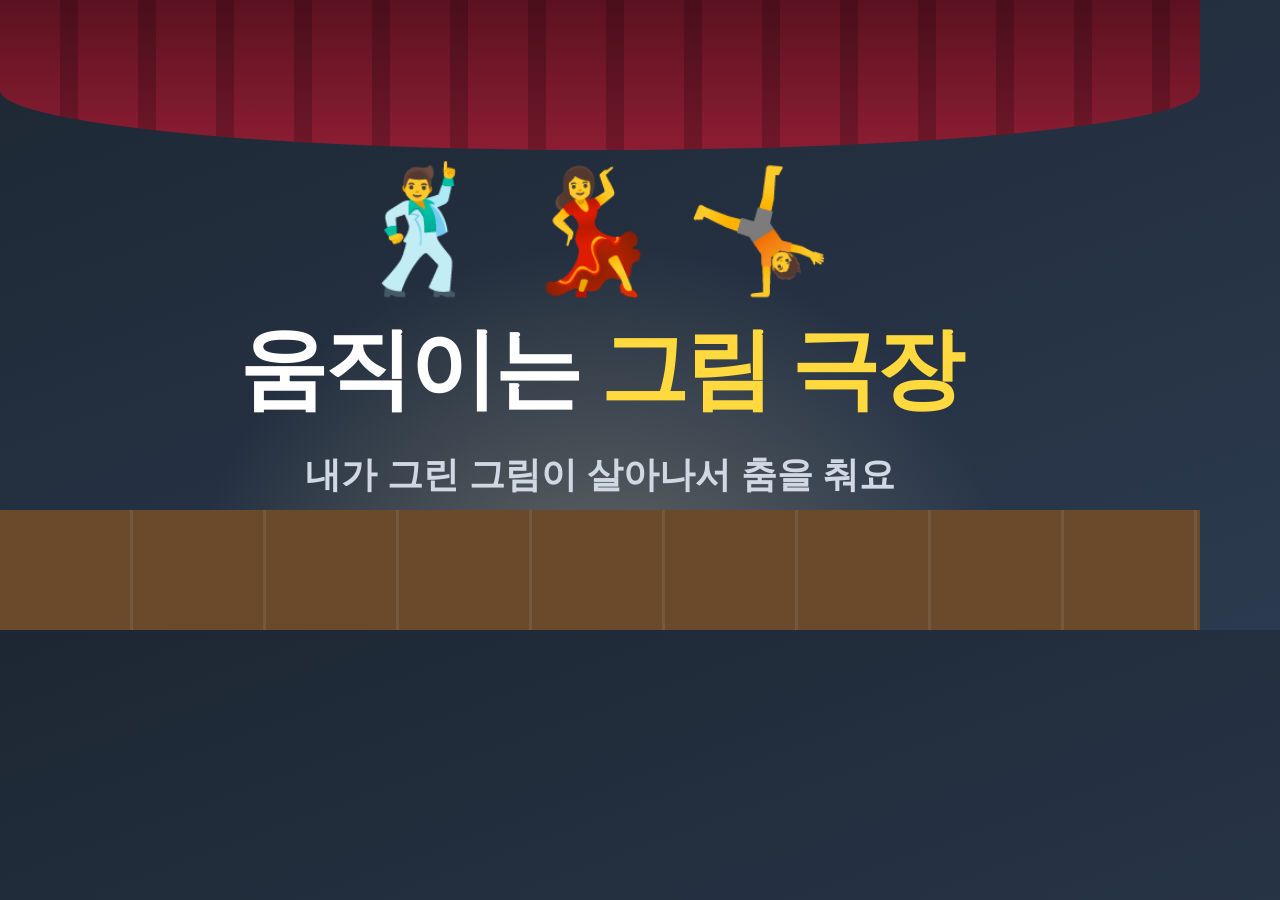
<file: assets/og-src.html>
<!DOCTYPE html>
<html lang="ko">
<head>
<meta charset="UTF-8">
<style>
  * { margin:0; padding:0; box-sizing:border-box; }
  body { width:1200px; height:630px; overflow:hidden;
    font-family:"Pretendard","Malgun Gothic",sans-serif;
    background:linear-gradient(160deg,#1d2733 0%,#2c3a4f 100%);
    display:flex; align-items:center; justify-content:center; position:relative; }
  .curtain { position:absolute; top:0; left:0; right:0; height:150px;
    background:linear-gradient(#5b1220,#8c1d33);
    border-radius:0 0 50% 50% / 0 0 60px 60px; }
  .curtain::before { content:""; position:absolute; inset:0;
    background:repeating-linear-gradient(90deg, transparent 0 60px, rgba(0,0,0,0.2) 60px 78px);
    border-radius:inherit; }
  .floor { position:absolute; bottom:0; left:0; right:0; height:120px; background:#6b4a2b; }
  .floor::before { content:""; position:absolute; inset:0;
    background:repeating-linear-gradient(90deg, transparent 0 130px, rgba(255,255,255,0.08) 130px 133px); }
  .spot { position:absolute; bottom:0; left:50%; transform:translateX(-50%);
    width:900px; height:420px;
    background:radial-gradient(ellipse at 50% 100%, rgba(255,240,190,0.28), transparent 65%); }
  .wrap { position:relative; text-align:center; z-index:2; margin-top:30px; }
  h1 { font-size:88px; font-weight:800; color:#fff; letter-spacing:-3px; margin-bottom:22px; }
  h1 .mark { color:#ffd93d; }
  p { font-size:36px; color:#cfd8e3; font-weight:600; }
  .dancers { font-size:120px; letter-spacing:18px; margin-bottom:8px; }
</style>
</head>
<body>
  <div class="curtain"></div>
  <div class="spot"></div>
  <div class="floor"></div>
  <div class="wrap">
    <div class="dancers">🕺💃🤸</div>
    <h1>움직이는 <span class="mark">그림 극장</span></h1>
    <p>내가 그린 그림이 살아나서 춤을 춰요</p>
  </div>
</body>
</html>
</file>
<file: styles.css>
/* 공통 스타일 — 크롬북(16:9)·전자칠판 기준, 스크롤 없는 한 화면 */
* { margin: 0; padding: 0; box-sizing: border-box; }
:root {
  --ink: #1d2733;
  --paper: #f6f4ef;
  --card: #ffffff;
  --line: #e3ded4;
  --accent: #e8734a;
  --accent-dark: #c85a35;
  --blue: #2e7cc0;
  --muted: #7a8494;
  --ok: #3d9a63;
}
html, body { height: 100%; }
body {
  font-family: "Pretendard", "Apple SD Gothic Neo", "Malgun Gothic", sans-serif;
  background: var(--paper);
  color: var(--ink);
  overflow: hidden;
}
button { font-family: inherit; cursor: pointer; border: none; }

/* ---------- 헤더 ---------- */
header {
  height: 64px;
  display: flex; align-items: center; gap: 18px;
  padding: 0 22px;
  background: var(--ink);
  color: #fff;
}
header .logo { font-size: 22px; font-weight: 800; letter-spacing: -0.5px; display: flex; align-items: center; gap: 10px; }
header .logo .mark { font-size: 26px; }
header .spacer { flex: 1; }
header a.navlink {
  color: #cfd8e3; text-decoration: none; font-size: 16px; font-weight: 600;
  padding: 8px 14px; border-radius: 8px; border: 1px solid #46536b;
}
header a.navlink:hover { background: #2c3a4f; color: #fff; }

/* 단계 표시 */
.steps { display: flex; gap: 8px; }
.step-chip {
  display: flex; align-items: center; gap: 8px;
  padding: 8px 16px; border-radius: 999px;
  font-size: 16px; font-weight: 700;
  background: #2c3a4f; color: #93a1b5;
}
.step-chip.done { cursor: pointer; } /* 지나온 단계는 눌러서 되돌아갈 수 있다 */
.step-chip.active { background: var(--accent); color: #fff; }
.step-chip.done { background: #3d9a63; color: #fff; }
.step-chip .n {
  width: 24px; height: 24px; border-radius: 50%;
  background: rgba(255,255,255,0.22);
  display: flex; align-items: center; justify-content: center;
  font-size: 14px;
}

/* ---------- 본문 ---------- */
main { height: calc(100dvh - 64px); padding: 18px 22px; }
.panel { display: none; height: 100%; }
.panel.on { display: flex; gap: 18px; }

/* 1단계: 시작 카드 */
.start-wrap { flex: 1; display: flex; flex-direction: column; align-items: center; justify-content: center; gap: 26px; }
.start-title { font-size: 34px; font-weight: 800; letter-spacing: -1px; }
.start-sub { font-size: 19px; color: var(--muted); text-align: center; line-height: 1.55; }
.start-cards { display: flex; gap: 22px; }
.big-card {
  width: 340px; padding: 34px 28px;
  background: var(--card); border: 2px solid var(--line); border-radius: 20px;
  text-align: center; transition: 0.15s;
  font-size: 18px;
}
.big-card:hover { border-color: var(--accent); transform: translateY(-3px); box-shadow: 0 10px 24px rgba(0,0,0,0.08); }
.big-card .icon { font-size: 54px; display: block; margin-bottom: 14px; }
.big-card .t { font-size: 22px; font-weight: 800; display: block; margin-bottom: 8px; }
.big-card .d { color: var(--muted); font-size: 16px; line-height: 1.5; }
.tips { display: flex; gap: 16px; margin-top: 6px; }
.tip {
  background: #fff7ee; border: 1px solid #f0ddc8; color: #8a6a48;
  padding: 10px 16px; border-radius: 12px; font-size: 15px; font-weight: 600;
}

/* 작업 영역 공통: 왼쪽 캔버스 + 오른쪽 컨트롤 */
.canvas-zone {
  flex: 1; min-width: 0;
  background: var(--card); border: 2px solid var(--line); border-radius: 18px;
  display: flex; align-items: center; justify-content: center;
  position: relative; overflow: hidden;
}
.canvas-zone.checker {
  background-image:
    linear-gradient(45deg, #eee 25%, transparent 25%, transparent 75%, #eee 75%),
    linear-gradient(45deg, #eee 25%, transparent 25%, transparent 75%, #eee 75%);
  background-size: 24px 24px;
  background-position: 0 0, 12px 12px;
  background-color: #fff;
}
.canvas-zone canvas { max-width: 100%; max-height: 100%; display: block; }
.canvas-stack { position: relative; max-width: 100%; max-height: 100%; }
.canvas-stack canvas { position: absolute; inset: 0; }
.canvas-stack canvas:first-child { position: relative; }
/* 터치스크린에서 드래그·브러시가 스크롤 제스처로 끊기지 않게 */
#cutCanvas, .canvas-stack canvas, #stageCanvas { touch-action: none; }

.side {
  width: 300px; flex-shrink: 0;
  display: flex; flex-direction: column; gap: 14px;
  overflow-y: auto; /* 낮은 해상도에서도 버튼이 잘리지 않게 */
  padding-right: 2px;
}
.side .box {
  background: var(--card); border: 2px solid var(--line); border-radius: 16px;
  padding: 16px;
}
.side h3 { font-size: 17px; margin-bottom: 10px; color: var(--ink); }
.side .hint { font-size: 15px; color: #5f6b7c; line-height: 1.55; }

.btn {
  display: inline-flex; align-items: center; justify-content: center; gap: 8px;
  padding: 13px 20px; border-radius: 12px;
  font-size: 17px; font-weight: 700;
  background: #edeae2; color: var(--ink);
}
.btn:hover { background: #e2ddd2; }
.btn.primary { background: var(--accent); color: #fff; font-size: 19px; }
.btn.primary:hover { background: var(--accent-dark); }
.btn.ghost { background: transparent; border: 2px solid var(--line); }
.btn.on { background: var(--blue); color: #fff; }
.btn.block { width: 100%; }
.btn:disabled { opacity: 0.45; cursor: default; }

.next-row { margin-top: auto; display: flex; flex-direction: column; gap: 10px; }
.enter-hint { text-align: center; font-size: 14px; color: var(--muted); }

input[type="range"] { width: 100%; accent-color: var(--accent); }
.slider-row { display: flex; align-items: center; gap: 10px; font-size: 15px; }
.mode-row { display: flex; gap: 8px; }
.mode-row .btn { flex: 1; padding: 10px 6px; font-size: 15px; }

/* 3단계 관절 안내 */
.joint-legend { display: flex; flex-wrap: wrap; gap: 6px; }
.joint-legend span {
  font-size: 14px; font-weight: 600; padding: 5px 10px; border-radius: 8px; background: #f0ede6;
}

/* 4단계 */
.motion-grid { display: grid; grid-template-columns: repeat(3, 1fr); gap: 8px; }
.motion-btn {
  padding: 12px 4px; border-radius: 12px;
  background: #f0ede6; font-size: 15px; font-weight: 700;
  display: flex; flex-direction: column; align-items: center; gap: 4px;
}
.motion-btn .e { font-size: 26px; }
.motion-btn.on { background: var(--accent); color: #fff; }
.bg-row { display: flex; flex-wrap: wrap; gap: 8px; }
.bg-btn {
  padding: 9px 14px; border-radius: 10px; font-size: 15px; font-weight: 700;
  background: #f0ede6;
}
.bg-btn.on { background: var(--blue); color: #fff; }
.name-input {
  width: 100%; padding: 12px 14px; font-size: 18px;
  border: 2px solid var(--line); border-radius: 12px;
  font-family: inherit;
}
.name-input:focus { outline: none; border-color: var(--accent); }
.save-note { font-size: 14px; color: var(--muted); line-height: 1.5; }

/* 크롬북 등 낮은 화면(높이 760px 이하)에서는 사이드를 압축해 스크롤 없이 담기게 */
@media (max-height: 760px) {
  main { padding: 12px 18px; }
  .panel.on { gap: 12px; }
  .side { gap: 8px; }
  .side .box { padding: 10px 12px; border-radius: 12px; }
  .side h3 { font-size: 15px; margin-bottom: 6px; }
  .side .hint { font-size: 13px; }
  .btn { padding: 9px 14px; font-size: 15px; border-radius: 10px; }
  .btn.primary { font-size: 16px; }
  .next-row { gap: 6px; }
  .motion-grid { gap: 5px; }
  .motion-btn { padding: 6px 2px; font-size: 13px; border-radius: 9px; }
  .motion-btn .e { font-size: 19px; }
  .bg-row { gap: 5px; }
  .bg-btn { padding: 6px 10px; font-size: 13px; }
  .name-input { padding: 8px 12px; font-size: 16px; }
  .enter-hint { display: none; }
  .joint-legend span { font-size: 12px; padding: 4px 8px; }
}

/* ---------- 사용법 튜토리얼 모달 ---------- */
#tutModal {
  position: fixed; inset: 0; z-index: 90;
  background: rgba(20, 26, 34, 0.62);
  display: none; align-items: center; justify-content: center;
  padding: 24px;
}
#tutModal.show { display: flex; }
.tut-box {
  width: min(880px, 94vw);
  background: #fff; border-radius: 22px;
  box-shadow: 0 24px 70px rgba(0,0,0,0.35);
  overflow: hidden; position: relative;
  animation: tutPop 0.35s cubic-bezier(0.2, 1.4, 0.4, 1);
}
@keyframes tutPop { from { transform: scale(0.86); opacity: 0; } to { transform: scale(1); opacity: 1; } }
.tut-close {
  position: absolute; top: 14px; right: 14px; z-index: 5;
  width: 40px; height: 40px; border-radius: 50%;
  background: rgba(29,39,51,0.08); font-size: 18px; font-weight: 700; color: #566173;
}
.tut-close:hover { background: rgba(29,39,51,0.16); }
.tut-viewport { overflow: hidden; }
.tut-track {
  display: flex; transition: transform 0.38s cubic-bezier(0.4, 0, 0.2, 1);
}
.tut-slide {
  flex: 0 0 100%; padding: 34px 46px 20px;
  text-align: center; min-height: 470px;
  display: flex; flex-direction: column; align-items: center; justify-content: flex-start;
}
.tut-slide .t-step {
  display: inline-block; padding: 6px 16px; border-radius: 999px;
  background: #fff1ea; color: #c85a35; font-size: 15px; font-weight: 800;
  margin-bottom: 10px; letter-spacing: 0.5px;
}
.tut-slide h3 { font-size: 27px; font-weight: 800; letter-spacing: -0.5px; margin-bottom: 8px; }
.tut-slide .t-desc { font-size: 17px; color: #7a8494; margin-bottom: 14px; line-height: 1.55; }
.tut-slide .t-desc b { color: #c85a35; }
.tut-slide img.t-shot {
  max-width: 100%; max-height: 285px; border-radius: 14px;
  border: 2px solid #e3ded4; object-fit: contain;
  animation: tutFloat 3.2s ease-in-out infinite;
}
.tut-slide .t-demo-wrap {
  position: relative; border-radius: 14px; overflow: hidden;
  border: 2px solid #e3ded4; line-height: 0;
}
.tut-slide canvas { display: block; width: 480px; max-width: 100%; }
@keyframes tutFloat { 0%,100% { transform: translateY(0); } 50% { transform: translateY(-7px); } }
.tut-emoji { font-size: 44px; animation: tutBounce 1.6s ease-in-out infinite; }
@keyframes tutBounce { 0%,100% { transform: translateY(0) rotate(-4deg); } 50% { transform: translateY(-10px) rotate(4deg); } }
.tut-nav {
  display: flex; align-items: center; justify-content: space-between;
  padding: 14px 24px 22px; gap: 14px;
}
.tut-nav .btn { min-width: 130px; }
.tut-dots { display: flex; gap: 9px; }
.tut-dots i {
  width: 11px; height: 11px; border-radius: 50%;
  background: #ddd6c8; transition: 0.25s; cursor: pointer;
}
.tut-dots i.on { background: var(--accent); transform: scale(1.3); }

/* 카피라이트 — 어두운 무대 위에서도 가려지지 않게 알약 배경 + 최상위 */
a.copyright {
  position: fixed; right: 12px; bottom: 8px;
  font-size: 12px; color: #5f6b7c;
  background: rgba(255, 255, 255, 0.88);
  border: 1px solid rgba(0, 0, 0, 0.06);
  padding: 3px 12px; border-radius: 999px;
  z-index: 60; text-decoration: none;
}
a.copyright:hover { color: var(--accent-dark); background: #fff; }

/* 토스트 */
#toast {
  position: fixed; left: 50%; bottom: 30px; transform: translateX(-50%);
  background: var(--ink); color: #fff;
  padding: 14px 26px; border-radius: 14px;
  font-size: 17px; font-weight: 600;
  opacity: 0; pointer-events: none; transition: 0.25s;
  z-index: 99;
  max-width: 80vw; text-align: center;
}
#toast.show { opacity: 1; }

/* 진행 오버레이 */
#busy {
  position: fixed; inset: 0; background: rgba(20,26,34,0.55);
  display: none; align-items: center; justify-content: center;
  z-index: 98;
}
#busy.show { display: flex; }
#busy .card {
  background: #fff; padding: 30px 44px; border-radius: 18px;
  font-size: 20px; font-weight: 700; text-align: center;
}
#busy .bar {
  margin-top: 16px; height: 10px; width: 260px; border-radius: 6px;
  background: #eee; overflow: hidden;
}
#busy .bar i { display: block; height: 100%; width: 0%; background: var(--accent); transition: width 0.2s; }

/* ---------- 무대(교사) ---------- */
.stage-main { height: calc(100dvh - 64px); padding: 14px 18px; display: flex; flex-direction: column; gap: 12px; }
.stage-toolbar {
  display: flex; align-items: center; gap: 10px; flex-wrap: wrap;
}
.stage-toolbar .btn { padding: 11px 16px; font-size: 16px; }
.stage-toolbar .sep { width: 1px; height: 30px; background: var(--line); margin: 0 4px; }
.stage-zone {
  flex: 1; min-height: 0;
  border-radius: 18px; overflow: hidden;
  border: 2px solid var(--line);
  position: relative;
  background: #111;
  display: flex; align-items: center; justify-content: center;
}
.stage-zone canvas { max-width: 100%; max-height: 100%; display: block; }
.drop-hint {
  position: absolute; inset: 0;
  display: flex; flex-direction: column; align-items: center; justify-content: center; gap: 14px;
  color: #fff; font-size: 24px; font-weight: 700;
  background: rgba(20,26,34,0.5);
  pointer-events: none;
}
.drop-hint .sub { font-size: 17px; font-weight: 500; color: #cfd8e3; }
.stage-zone.dragover { outline: 4px dashed var(--accent); outline-offset: -10px; }
select.sel {
  font-family: inherit; font-size: 16px; font-weight: 700;
  padding: 10px 12px; border-radius: 10px; border: 2px solid var(--line);
  background: #fff; color: var(--ink);
}
.count-chip {
  font-size: 16px; font-weight: 700; color: var(--muted);
  padding: 8px 14px; background: #edeae2; border-radius: 10px;
}
</file>
